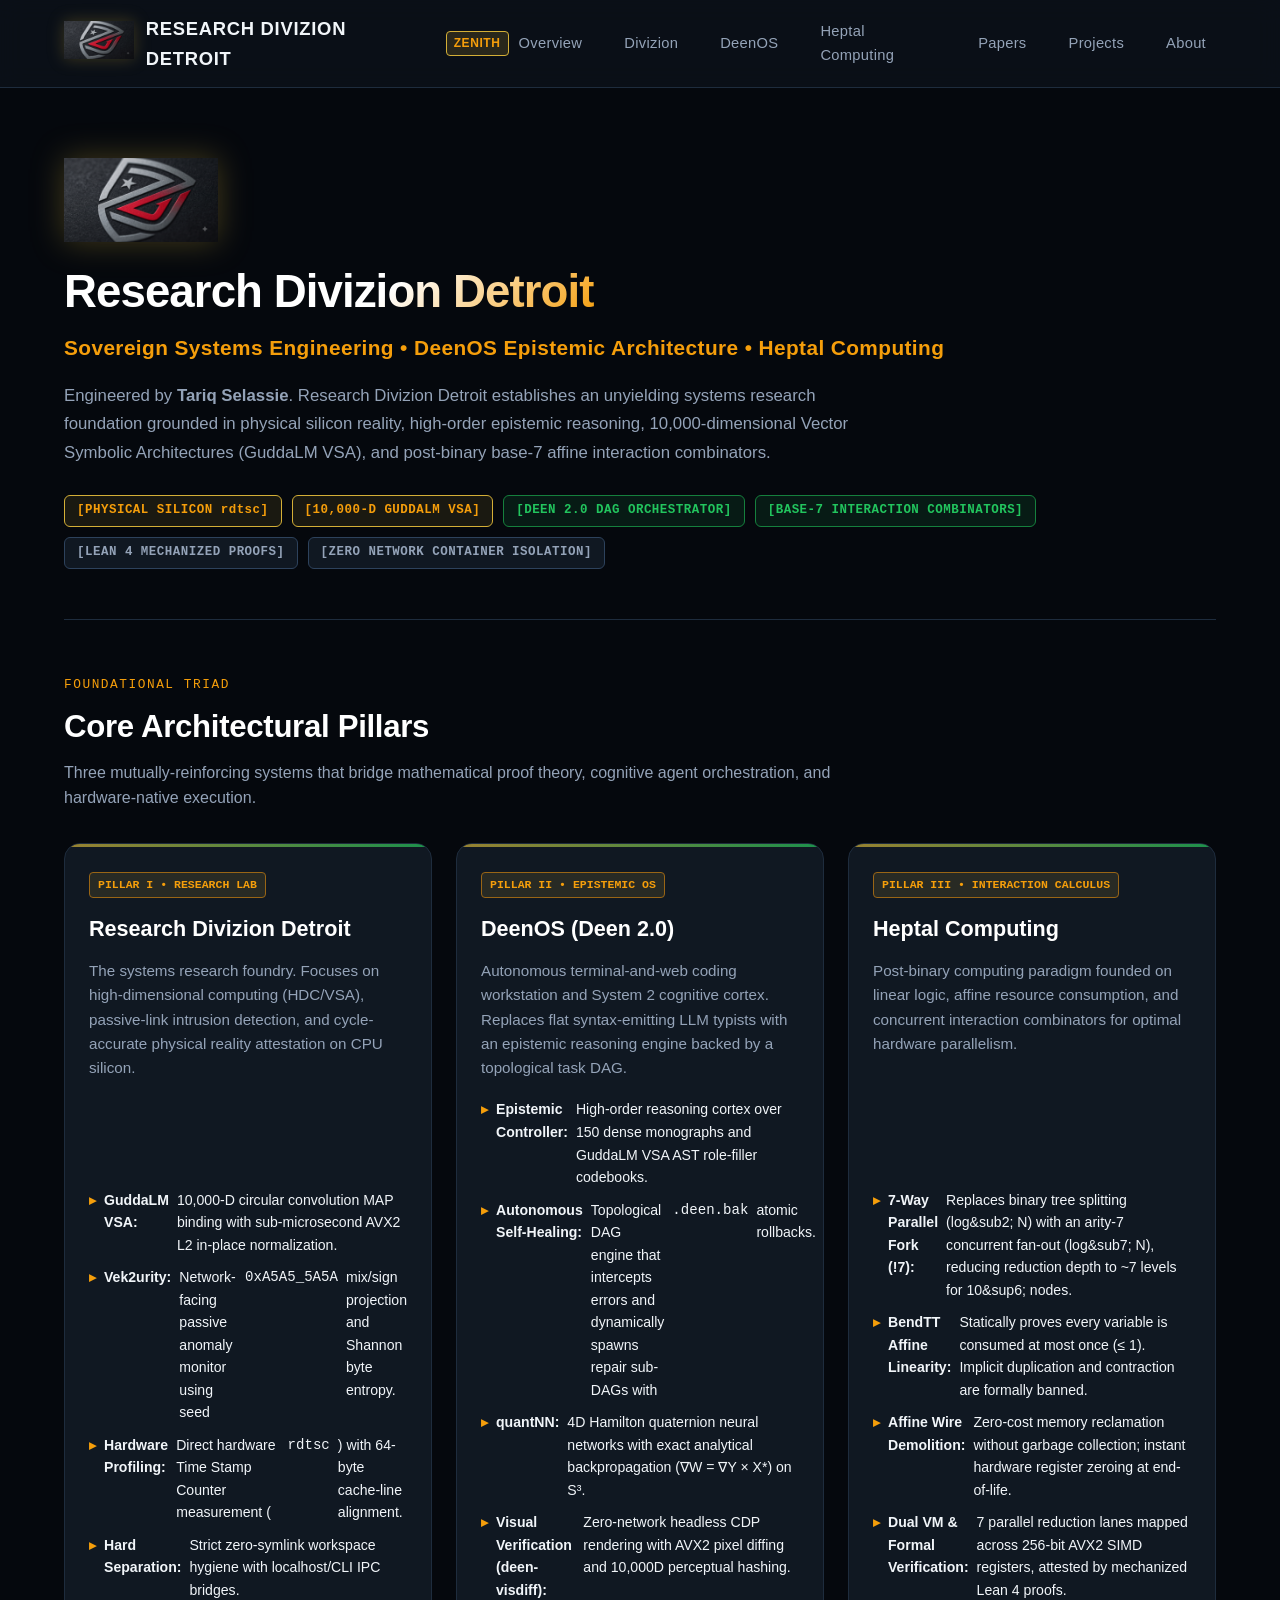
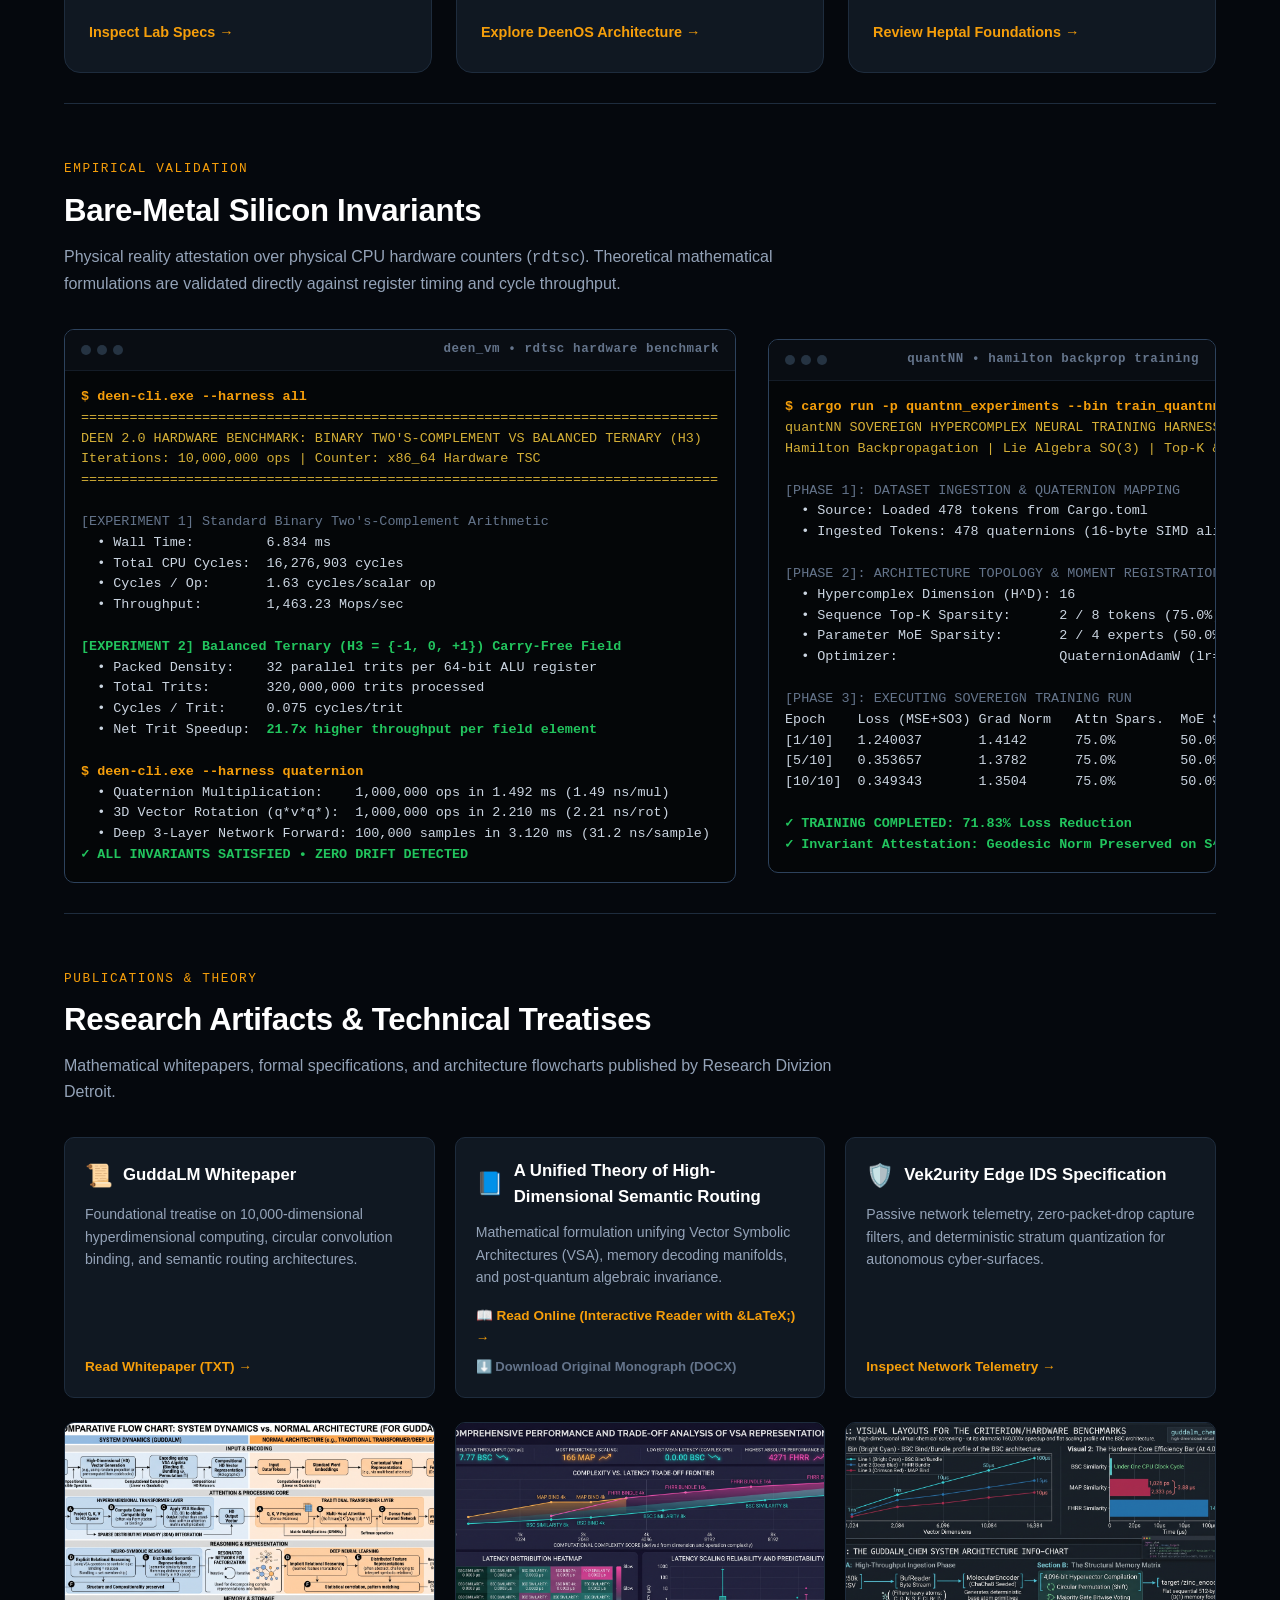
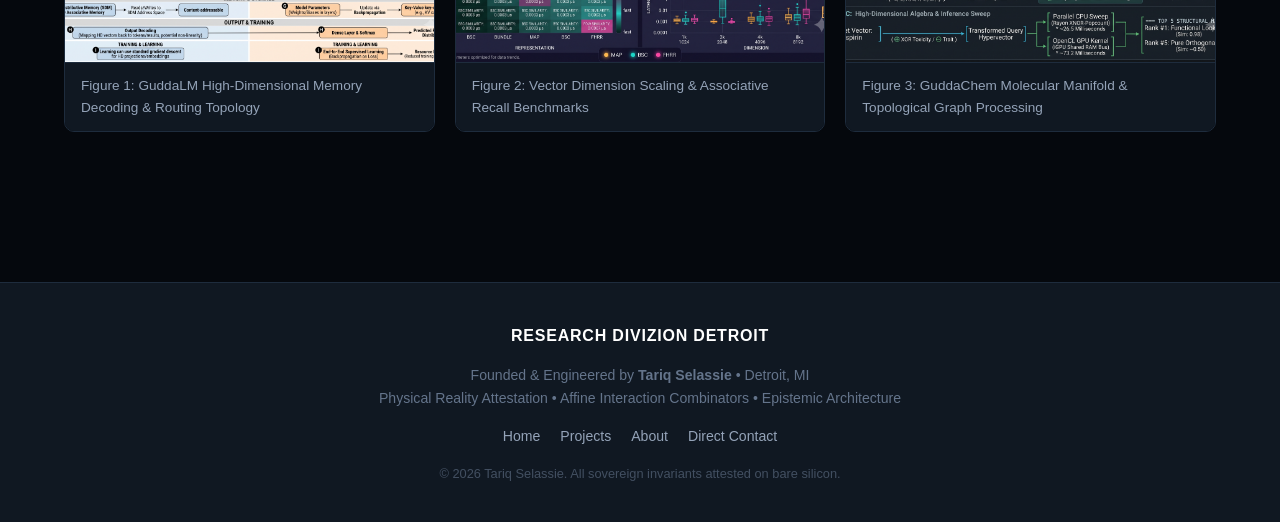
<file: index.html>
<!DOCTYPE html>
<html lang="en">
<head>
    <meta charset="UTF-8">
    <meta name="viewport" content="width=device-width, initial-scale=1.0">
    <meta name="description" content="Sovereign Systems Engineering, DeenOS Epistemic Architecture, GuddaLM VSA, and Heptal Affine Computing.">
    <title>Research Divizion Detroit</title>
    <link rel="stylesheet" href="https://tariqselassie-hub.github.io/main.css">
    <link rel="icon" type="image/png" href="https://tariqselassie-hub.github.io/zenith_logo_3.png">
</head>
<body>
    <header class="site-header">
        <div class="nav-container">
            <div class="brand-group">
                <a href="https://tariqselassie-hub.github.io">
                    <img src="https://tariqselassie-hub.github.io/zenith_logo_3.png" alt="Zenith Detroit Logo">
                </a>
                <a href="https://tariqselassie-hub.github.io" class="brand-title">Research Divizion Detroit</a>
                <span class="brand-tag">Zenith</span>
            </div>
            <nav class="main-nav">
                <a href="https://tariqselassie-hub.github.io">Overview</a>
                <a href="https://tariqselassie-hub.github.io#zenith">Divizion</a>
                <a href="https://tariqselassie-hub.github.io#deenos">DeenOS</a>
                <a href="https://tariqselassie-hub.github.io#heptal">Heptal Computing</a>
                <a href="https://tariqselassie-hub.github.io/papers">Papers</a>
                <a href="https://tariqselassie-hub.github.io/projects">Projects</a>
                <a href="https://tariqselassie-hub.github.io/about">About</a>
            </nav>
        </div>
    </header>

    <main class="main-content">
        
<!-- ========================================================================
     HERO: RESEARCH DIVIZION DETROIT
     ======================================================================== -->
<section class="hero-banner">
    <img src="https://tariqselassie-hub.github.io/zenith_logo_3.png" alt="Zenith Detroit Crest" class="hero-crest">
    <h1 class="hero-title">Research Divizion Detroit</h1>
    <p class="hero-subtitle">Sovereign Systems Engineering &bull; DeenOS Epistemic Architecture &bull; Heptal Computing</p>
    <p class="hero-thesis">
        Engineered by <strong>Tariq Selassie</strong>. Research Divizion Detroit establishes an unyielding systems research foundation 
        grounded in physical silicon reality, high-order epistemic reasoning, 10,000-dimensional Vector Symbolic Architectures (GuddaLM VSA), 
        and post-binary base-7 affine interaction combinators.
    </p>
    <div class="hero-badges">
        <span class="badge badge-gold">[PHYSICAL SILICON rdtsc]</span>
        <span class="badge badge-gold">[10,000-D GUDDALM VSA]</span>
        <span class="badge badge-emerald">[DEEN 2.0 DAG ORCHESTRATOR]</span>
        <span class="badge badge-emerald">[BASE-7 INTERACTION COMBINATORS]</span>
        <span class="badge">[LEAN 4 MECHANIZED PROOFS]</span>
        <span class="badge">[ZERO NETWORK CONTAINER ISOLATION]</span>
    </div>
</section>

<!-- ========================================================================
     THE THREE PILLARS OF SOVEREIGN COMPUTING
     ======================================================================== -->
<section class="content-section" id="pillars">
    <div class="section-header">
        <span class="section-label">Foundational Triad</span>
        <h2 class="section-heading">Core Architectural Pillars</h2>
        <p class="section-description">
            Three mutually-reinforcing systems that bridge mathematical proof theory, cognitive agent orchestration, and hardware-native execution.
        </p>
    </div>

    <div class="pillars-grid">
        <!-- Pillar I: Research Divizion Detroit -->
        <article class="pillar-card" id="zenith">
            <span class="pillar-badge">Pillar I &bull; Research Lab</span>
            <h3 class="pillar-title">Research Divizion Detroit</h3>
            <p class="pillar-summary">
                The systems research foundry. Focuses on high-dimensional computing (HDC/VSA), passive-link intrusion detection, 
                and cycle-accurate physical reality attestation on CPU silicon.
            </p>
            <ul class="pillar-specs">
                <li><strong>GuddaLM VSA:</strong> 10,000-D circular convolution MAP binding with sub-microsecond AVX2 L2 in-place normalization.</li>
                <li><strong>Vek2urity:</strong> Network-facing passive anomaly monitor using seed <code>0xA5A5_5A5A</code> mix/sign projection and Shannon byte entropy.</li>
                <li><strong>Hardware Profiling:</strong> Direct hardware Time Stamp Counter measurement (<code>rdtsc</code>) with 64-byte cache-line alignment.</li>
                <li><strong>Hard Separation:</strong> Strict zero-symlink workspace hygiene with localhost/CLI IPC bridges.</li>
            </ul>
            <a href="https://tariqselassie-hub.github.io/projects#zenith" class="pillar-action">Inspect Lab Specs &rarr;</a>
        </article>

        <!-- Pillar II: DeenOS -->
        <article class="pillar-card" id="deenos">
            <span class="pillar-badge">Pillar II &bull; Epistemic OS</span>
            <h3 class="pillar-title">DeenOS (Deen 2.0)</h3>
            <p class="pillar-summary">
                Autonomous terminal-and-web coding workstation and System 2 cognitive cortex. Replaces flat syntax-emitting LLM typists 
                with an epistemic reasoning engine backed by a topological task DAG.
            </p>
            <ul class="pillar-specs">
                <li><strong>Epistemic Controller:</strong> High-order reasoning cortex over 150 dense monographs and GuddaLM VSA AST role-filler codebooks.</li>
                <li><strong>Autonomous Self-Healing:</strong> Topological DAG engine that intercepts errors and dynamically spawns repair sub-DAGs with <code>.deen.bak</code> atomic rollbacks.</li>
                <li><strong>quantNN:</strong> 4D Hamilton quaternion neural networks with exact analytical backpropagation (&nabla;W = &nabla;Y &times; X*) on S&sup3;.</li>
                <li><strong>Visual Verification (deen-visdiff):</strong> Zero-network headless CDP rendering with AVX2 pixel diffing and 10,000D perceptual hashing.</li>
            </ul>
            <a href="https://tariqselassie-hub.github.io/projects#deenos" class="pillar-action">Explore DeenOS Architecture &rarr;</a>
        </article>

        <!-- Pillar III: Heptal Computing -->
        <article class="pillar-card" id="heptal">
            <span class="pillar-badge">Pillar III &bull; Interaction Calculus</span>
            <h3 class="pillar-title">Heptal Computing</h3>
            <p class="pillar-summary">
                Post-binary computing paradigm founded on linear logic, affine resource consumption, and concurrent interaction combinators 
                for optimal hardware parallelism.
            </p>
            <ul class="pillar-specs">
                <li><strong>7-Way Parallel Fork (!7):</strong> Replaces binary tree splitting (log&sub2; N) with an arity-7 concurrent fan-out (log&sub7; N), reducing reduction depth to ~7 levels for 10&sup6; nodes.</li>
                <li><strong>BendTT Affine Linearity:</strong> Statically proves every variable is consumed at most once (&le; 1). Implicit duplication and contraction are formally banned.</li>
                <li><strong>Affine Wire Demolition:</strong> Zero-cost memory reclamation without garbage collection; instant hardware register zeroing at end-of-life.</li>
                <li><strong>Dual VM &amp; Formal Verification:</strong> 7 parallel reduction lanes mapped across 256-bit AVX2 SIMD registers, attested by mechanized Lean 4 proofs.</li>
            </ul>
            <a href="https://tariqselassie-hub.github.io/projects#heptal" class="pillar-action">Review Heptal Foundations &rarr;</a>
        </article>
    </div>
</section>

<!-- ========================================================================
     HARDWARE TELEMETRY & TERMINAL BENCHMARKS
     ======================================================================== -->
<section class="content-section" id="telemetry">
    <div class="section-header">
        <span class="section-label">Empirical Validation</span>
        <h2 class="section-heading">Bare-Metal Silicon Invariants</h2>
        <p class="section-description">
            Physical reality attestation over physical CPU hardware counters (<code>rdtsc</code>). Theoretical mathematical formulations 
            are validated directly against register timing and cycle throughput.
        </p>
    </div>

    <div class="deep-dive-grid">
        <div class="terminal-block">
            <div class="terminal-header">
                <div class="terminal-dots">
                    <span class="dot"></span>
                    <span class="dot"></span>
                    <span class="dot"></span>
                </div>
                <div class="terminal-title">deen_vm &bull; rdtsc hardware benchmark</div>
            </div>
            <pre class="terminal-body"><span class="terminal-prompt">$ deen-cli.exe --harness all</span>
<span class="terminal-gold">===============================================================================
DEEN 2.0 HARDWARE BENCHMARK: BINARY TWO'S-COMPLEMENT VS BALANCED TERNARY (H3)
Iterations: 10,000,000 ops | Counter: x86_64 Hardware TSC
===============================================================================</span>

<span class="terminal-dim">[EXPERIMENT 1] Standard Binary Two's-Complement Arithmetic</span>
  &bull; Wall Time:         6.834 ms
  &bull; Total CPU Cycles:  16,276,903 cycles
  &bull; Cycles / Op:       1.63 cycles/scalar op
  &bull; Throughput:        1,463.23 Mops/sec

<span class="terminal-green">[EXPERIMENT 2] Balanced Ternary (H3 = {-1, 0, +1}) Carry-Free Field</span>
  &bull; Packed Density:    32 parallel trits per 64-bit ALU register
  &bull; Total Trits:       320,000,000 trits processed
  &bull; Cycles / Trit:     0.075 cycles/trit
  &bull; Net Trit Speedup:  <span class="terminal-green">21.7x higher throughput per field element</span>

<span class="terminal-prompt">$ deen-cli.exe --harness quaternion</span>
  &bull; Quaternion Multiplication:    1,000,000 ops in 1.492 ms (1.49 ns/mul)
  &bull; 3D Vector Rotation (q*v*q*):  1,000,000 ops in 2.210 ms (2.21 ns/rot)
  &bull; Deep 3-Layer Network Forward: 100,000 samples in 3.120 ms (31.2 ns/sample)
<span class="terminal-green">&check; ALL INVARIANTS SATISFIED &bull; ZERO DRIFT DETECTED</span></pre>
        </div>

        <div class="terminal-block">
            <div class="terminal-header">
                <div class="terminal-dots">
                    <span class="dot"></span>
                    <span class="dot"></span>
                    <span class="dot"></span>
                </div>
                <div class="terminal-title">quantNN &bull; hamilton backprop training</div>
            </div>
            <pre class="terminal-body"><span class="terminal-prompt">$ cargo run -p quantnn_experiments --bin train_quantnn</span>
<span class="terminal-gold">quantNN SOVEREIGN HYPERCOMPLEX NEURAL TRAINING HARNESS
Hamilton Backpropagation | Lie Algebra SO(3) | Top-K &amp; MoE Sparsity</span>

<span class="terminal-dim">[PHASE 1]: DATASET INGESTION &amp; QUATERNION MAPPING</span>
  &bull; Source: Loaded 478 tokens from Cargo.toml
  &bull; Ingested Tokens: 478 quaternions (16-byte SIMD aligned)

<span class="terminal-dim">[PHASE 2]: ARCHITECTURE TOPOLOGY &amp; MOMENT REGISTRATION</span>
  &bull; Hypercomplex Dimension (H^D): 16
  &bull; Sequence Top-K Sparsity:      2 / 8 tokens (75.0%)
  &bull; Parameter MoE Sparsity:       2 / 4 experts (50.0%)
  &bull; Optimizer:                    QuaternionAdamW (lr=0.005)

<span class="terminal-dim">[PHASE 3]: EXECUTING SOVEREIGN TRAINING RUN</span>
Epoch    Loss (MSE+SO3) Grad Norm   Attn Spars.  MoE Spars.
[1/10]   1.240037       1.4142      75.0%        50.0%
[5/10]   0.353657       1.3782      75.0%        50.0%
[10/10]  0.349343       1.3504      75.0%        50.0%

<span class="terminal-green">&check; TRAINING COMPLETED: 71.83% Loss Reduction</span>
<span class="terminal-green">&check; Invariant Attestation: Geodesic Norm Preserved on S^3</span></pre>
        </div>
    </div>
</section>

<!-- ========================================================================
     RESEARCH ARTIFACTS & WHITEPAPERS
     ======================================================================== -->
<section class="content-section" id="artifacts">
    <div class="section-header">
        <span class="section-label">Publications &amp; Theory</span>
        <h2 class="section-heading">Research Artifacts &amp; Technical Treatises</h2>
        <p class="section-description">
            Mathematical whitepapers, formal specifications, and architecture flowcharts published by Research Divizion Detroit.
        </p>
    </div>

    <div class="artifacts-grid">
        <div class="artifact-card">
            <div class="artifact-header">
                <span class="artifact-icon">📜</span>
                <h3 class="artifact-title">GuddaLM Whitepaper</h3>
            </div>
            <p class="artifact-desc">
                Foundational treatise on 10,000-dimensional hyperdimensional computing, circular convolution binding, and semantic routing architectures.
            </p>
            <a href="https://tariqselassie-hub.github.io/GuddaLM_Whitepaper.txt" class="artifact-link">Read Whitepaper (TXT) &rarr;</a>
        </div>

        <div class="artifact-card">
            <div class="artifact-header">
                <span class="artifact-icon">📘</span>
                <h3 class="artifact-title">A Unified Theory of High-Dimensional Semantic Routing</h3>
            </div>
            <p class="artifact-desc">
                Mathematical formulation unifying Vector Symbolic Architectures (VSA), memory decoding manifolds, and post-quantum algebraic invariance.
            </p>
            <div style="display: flex; flex-direction: column; gap: 8px;">
                <a href="https://tariqselassie-hub.github.io/papers/unified-theory" class="artifact-link" style="color: var(--gold-bright); font-weight: 700;">
                    📖 Read Online (Interactive Reader with &LaTeX;) &rarr;
                </a>
                <a href="https://tariqselassie-hub.github.io/A Unified Theory of High-Dimensional Semantic Routing and Memory Decoding.docx" class="artifact-link" style="color: var(--text-dim); font-size: 0.82rem;">
                    ⬇️ Download Original Monograph (DOCX)
                </a>
            </div>
        </div>

        <div class="artifact-card">
            <div class="artifact-header">
                <span class="artifact-icon">🛡️</span>
                <h3 class="artifact-title">Vek2urity Edge IDS Specification</h3>
            </div>
            <p class="artifact-desc">
                Passive network telemetry, zero-packet-drop capture filters, and deterministic stratum quantization for autonomous cyber-surfaces.
            </p>
            <a href="https://tariqselassie-hub.github.io/Edge_IDS.png" class="artifact-link">Inspect Network Telemetry &rarr;</a>
        </div>
    </div>

    <div class="media-gallery">
        <div class="media-card">
            <img src="https://tariqselassie-hub.github.io/GuddaLMFlowChart.png" alt="GuddaLM Architecture Flowchart">
            <div class="media-caption">Figure 1: GuddaLM High-Dimensional Memory Decoding &amp; Routing Topology</div>
        </div>
        <div class="media-card">
            <img src="https://tariqselassie-hub.github.io/Advanced_Charts_GuddaLM2.png" alt="GuddaLM Advanced Benchmarks">
            <div class="media-caption">Figure 2: Vector Dimension Scaling &amp; Associative Recall Benchmarks</div>
        </div>
        <div class="media-card">
            <img src="https://tariqselassie-hub.github.io/GuddaChemFlowChart.png" alt="GuddaChem Molecular Flowchart">
            <div class="media-caption">Figure 3: GuddaChem Molecular Manifold &amp; Topological Graph Processing</div>
        </div>
    </div>
</section>

    </main>

    <footer class="site-footer">
        <div class="footer-container">
            <div class="footer-brand">Research Divizion Detroit</div>
            <p class="footer-details">
                Founded &amp; Engineered by <strong>Tariq Selassie</strong> &bull; Detroit, MI<br>
                Physical Reality Attestation &bull; Affine Interaction Combinators &bull; Epistemic Architecture
            </p>
            <div class="footer-nav">
                <a href="https://tariqselassie-hub.github.io">Home</a>
                <a href="https://tariqselassie-hub.github.io/projects">Projects</a>
                <a href="https://tariqselassie-hub.github.io/about">About</a>
                <a href="mailto:tariqselassie-hub@users.noreply.github.com">Direct Contact</a>
            </div>
            <p class="footer-details" style="font-size: 0.8rem; opacity: 0.6;">
                &copy; 2026 Tariq Selassie. All sovereign invariants attested on bare silicon.
            </p>
        </div>
    </footer>
</body>
</html>
</file>
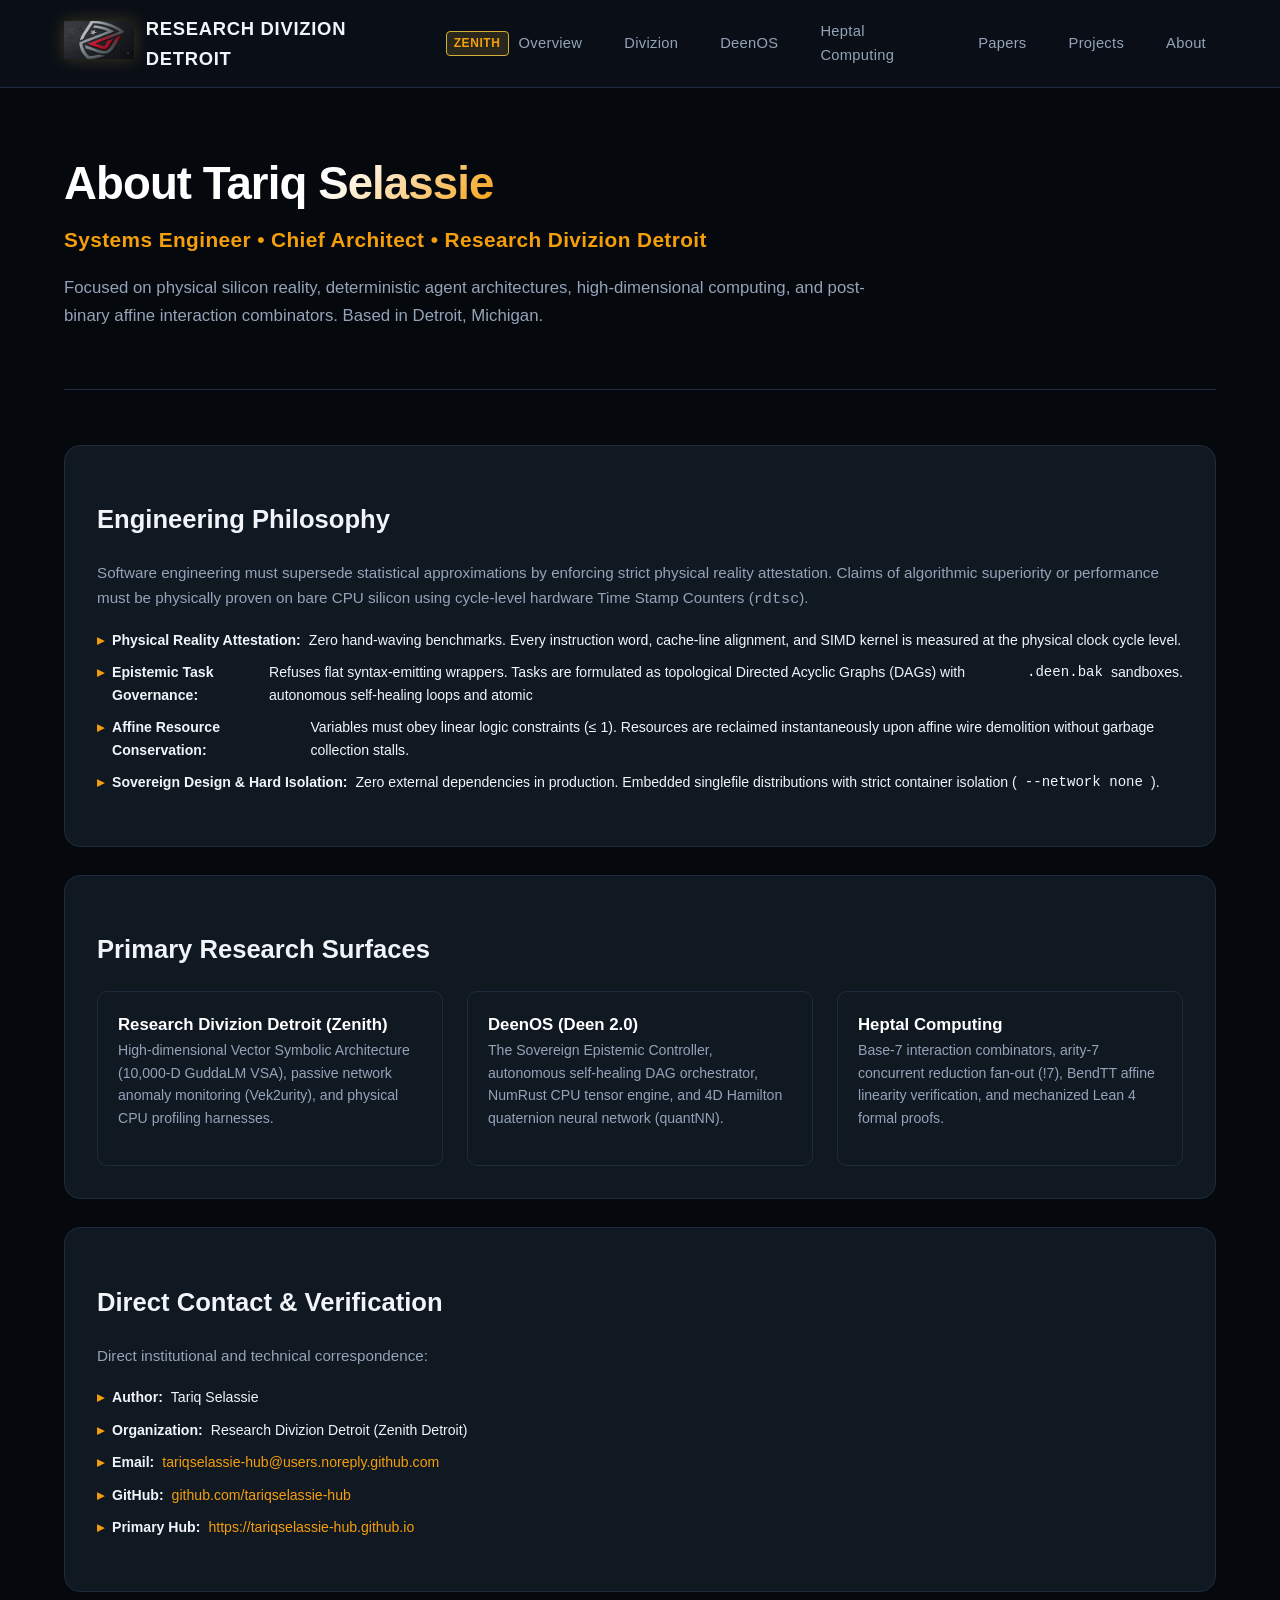
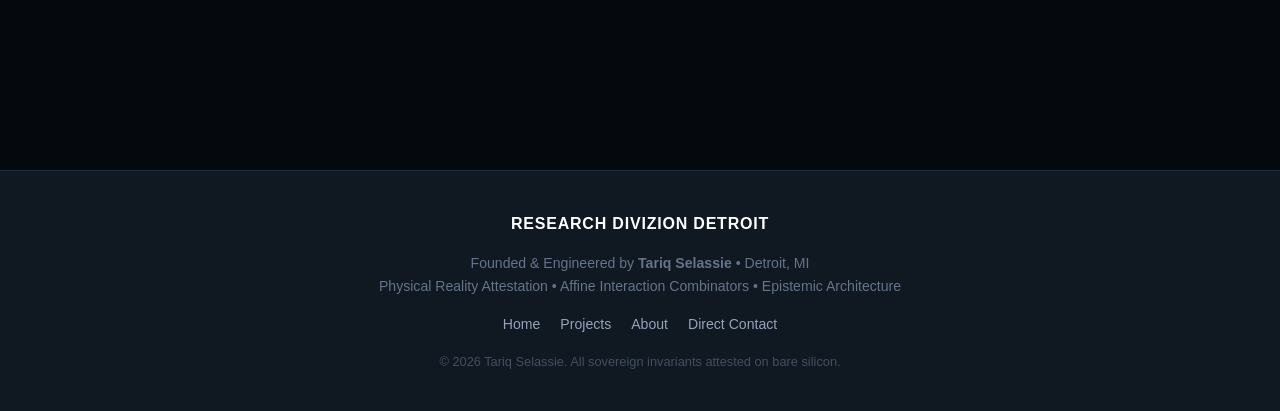
<file: about/index.html>
<!DOCTYPE html>
<html lang="en">
<head>
    <meta charset="UTF-8">
    <meta name="viewport" content="width=device-width, initial-scale=1.0">
    <meta name="description" content="Sovereign Systems Engineering, DeenOS Epistemic Architecture, GuddaLM VSA, and Heptal Affine Computing.">
    <title>Research Divizion Detroit</title>
    <link rel="stylesheet" href="https://tariqselassie-hub.github.io/main.css">
    <link rel="icon" type="image/png" href="https://tariqselassie-hub.github.io/zenith_logo_3.png">
</head>
<body>
    <header class="site-header">
        <div class="nav-container">
            <div class="brand-group">
                <a href="https://tariqselassie-hub.github.io">
                    <img src="https://tariqselassie-hub.github.io/zenith_logo_3.png" alt="Zenith Detroit Logo">
                </a>
                <a href="https://tariqselassie-hub.github.io" class="brand-title">Research Divizion Detroit</a>
                <span class="brand-tag">Zenith</span>
            </div>
            <nav class="main-nav">
                <a href="https://tariqselassie-hub.github.io">Overview</a>
                <a href="https://tariqselassie-hub.github.io#zenith">Divizion</a>
                <a href="https://tariqselassie-hub.github.io#deenos">DeenOS</a>
                <a href="https://tariqselassie-hub.github.io#heptal">Heptal Computing</a>
                <a href="https://tariqselassie-hub.github.io/papers">Papers</a>
                <a href="https://tariqselassie-hub.github.io/projects">Projects</a>
                <a href="https://tariqselassie-hub.github.io/about">About</a>
            </nav>
        </div>
    </header>

    <main class="main-content">
        
<section class="hero-banner" style="padding-bottom: 30px;">
    <h1 class="hero-title">About Tariq Selassie</h1>
    <p class="hero-subtitle">Systems Engineer &bull; Chief Architect &bull; Research Divizion Detroit</p>
    <p class="hero-thesis">
        Focused on physical silicon reality, deterministic agent architectures, high-dimensional computing, 
        and post-binary affine interaction combinators. Based in Detroit, Michigan.
    </p>
</section>

<section class="content-section">
    <div class="deep-dive">
        <h2 class="pillar-title" style="font-size: 1.6rem;">Engineering Philosophy</h2>
        <p class="pillar-summary">
            Software engineering must supersede statistical approximations by enforcing strict physical reality attestation. 
            Claims of algorithmic superiority or performance must be physically proven on bare CPU silicon using cycle-level hardware 
            Time Stamp Counters (<code>rdtsc</code>).
        </p>

        <ul class="pillar-specs">
            <li>
                <strong>Physical Reality Attestation:</strong>
                Zero hand-waving benchmarks. Every instruction word, cache-line alignment, and SIMD kernel is measured at the physical clock cycle level.
            </li>
            <li>
                <strong>Epistemic Task Governance:</strong>
                Refuses flat syntax-emitting wrappers. Tasks are formulated as topological Directed Acyclic Graphs (DAGs) with autonomous self-healing loops and atomic <code>.deen.bak</code> sandboxes.
            </li>
            <li>
                <strong>Affine Resource Conservation:</strong>
                Variables must obey linear logic constraints (&le; 1). Resources are reclaimed instantaneously upon affine wire demolition without garbage collection stalls.
            </li>
            <li>
                <strong>Sovereign Design &amp; Hard Isolation:</strong>
                Zero external dependencies in production. Embedded singlefile distributions with strict container isolation (<code>--network none</code>).
            </li>
        </ul>
    </div>

    <div class="deep-dive">
        <h2 class="pillar-title" style="font-size: 1.6rem;">Primary Research Surfaces</h2>
        <div class="pillars-grid" style="margin-top: 20px;">
            <div class="artifact-card">
                <h3 class="artifact-title">Research Divizion Detroit (Zenith)</h3>
                <p class="artifact-desc">
                    High-dimensional Vector Symbolic Architecture (10,000-D GuddaLM VSA), passive network anomaly monitoring (Vek2urity), 
                    and physical CPU profiling harnesses.
                </p>
            </div>
            <div class="artifact-card">
                <h3 class="artifact-title">DeenOS (Deen 2.0)</h3>
                <p class="artifact-desc">
                    The Sovereign Epistemic Controller, autonomous self-healing DAG orchestrator, NumRust CPU tensor engine, 
                    and 4D Hamilton quaternion neural network (quantNN).
                </p>
            </div>
            <div class="artifact-card">
                <h3 class="artifact-title">Heptal Computing</h3>
                <p class="artifact-desc">
                    Base-7 interaction combinators, arity-7 concurrent reduction fan-out (!7), BendTT affine linearity verification, 
                    and mechanized Lean 4 formal proofs.
                </p>
            </div>
        </div>
    </div>

    <div class="deep-dive">
        <h2 class="pillar-title" style="font-size: 1.6rem;">Direct Contact &amp; Verification</h2>
        <p class="pillar-summary">
            Direct institutional and technical correspondence:
        </p>
        <ul class="pillar-specs">
            <li><strong>Author:</strong> Tariq Selassie</li>
            <li><strong>Organization:</strong> Research Divizion Detroit (Zenith Detroit)</li>
            <li><strong>Email:</strong> <a href="mailto:tariqselassie-hub@users.noreply.github.com">tariqselassie-hub@users.noreply.github.com</a></li>
            <li><strong>GitHub:</strong> <a href="https://github.com/tariqselassie-hub" target="_blank" rel="noopener">github.com/tariqselassie-hub</a></li>
            <li><strong>Primary Hub:</strong> <a href="https:&#x2F;&#x2F;tariqselassie-hub.github.io">https:&#x2F;&#x2F;tariqselassie-hub.github.io</a></li>
        </ul>
    </div>
</section>

    </main>

    <footer class="site-footer">
        <div class="footer-container">
            <div class="footer-brand">Research Divizion Detroit</div>
            <p class="footer-details">
                Founded &amp; Engineered by <strong>Tariq Selassie</strong> &bull; Detroit, MI<br>
                Physical Reality Attestation &bull; Affine Interaction Combinators &bull; Epistemic Architecture
            </p>
            <div class="footer-nav">
                <a href="https://tariqselassie-hub.github.io">Home</a>
                <a href="https://tariqselassie-hub.github.io/projects">Projects</a>
                <a href="https://tariqselassie-hub.github.io/about">About</a>
                <a href="mailto:tariqselassie-hub@users.noreply.github.com">Direct Contact</a>
            </div>
            <p class="footer-details" style="font-size: 0.8rem; opacity: 0.6;">
                &copy; 2026 Tariq Selassie. All sovereign invariants attested on bare silicon.
            </p>
        </div>
    </footer>
</body>
</html>
</file>
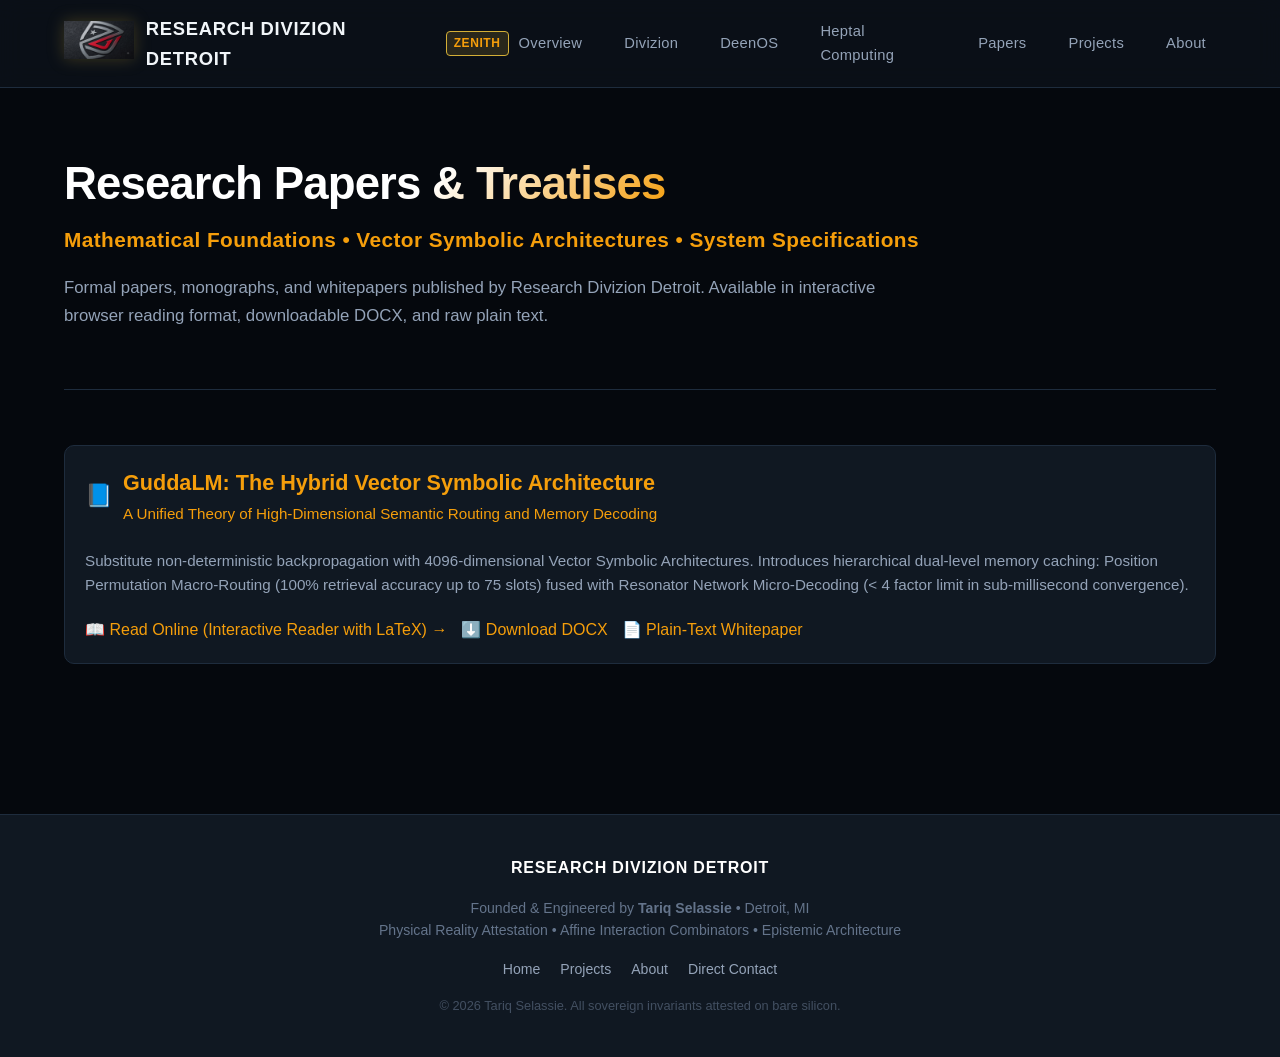
<file: papers/index.html>
<!DOCTYPE html>
<html lang="en">
<head>
    <meta charset="UTF-8">
    <meta name="viewport" content="width=device-width, initial-scale=1.0">
    <meta name="description" content="Sovereign Systems Engineering, DeenOS Epistemic Architecture, GuddaLM VSA, and Heptal Affine Computing.">
    <title>Research Divizion Detroit</title>
    <link rel="stylesheet" href="https://tariqselassie-hub.github.io/main.css">
    <link rel="icon" type="image/png" href="https://tariqselassie-hub.github.io/zenith_logo_3.png">
</head>
<body>
    <header class="site-header">
        <div class="nav-container">
            <div class="brand-group">
                <a href="https://tariqselassie-hub.github.io">
                    <img src="https://tariqselassie-hub.github.io/zenith_logo_3.png" alt="Zenith Detroit Logo">
                </a>
                <a href="https://tariqselassie-hub.github.io" class="brand-title">Research Divizion Detroit</a>
                <span class="brand-tag">Zenith</span>
            </div>
            <nav class="main-nav">
                <a href="https://tariqselassie-hub.github.io">Overview</a>
                <a href="https://tariqselassie-hub.github.io#zenith">Divizion</a>
                <a href="https://tariqselassie-hub.github.io#deenos">DeenOS</a>
                <a href="https://tariqselassie-hub.github.io#heptal">Heptal Computing</a>
                <a href="https://tariqselassie-hub.github.io/papers">Papers</a>
                <a href="https://tariqselassie-hub.github.io/projects">Projects</a>
                <a href="https://tariqselassie-hub.github.io/about">About</a>
            </nav>
        </div>
    </header>

    <main class="main-content">
        
<section class="hero-banner" style="padding-bottom: 30px;">
    <h1 class="hero-title">Research Papers &amp; Treatises</h1>
    <p class="hero-subtitle">Mathematical Foundations &bull; Vector Symbolic Architectures &bull; System Specifications</p>
    <p class="hero-thesis">
        Formal papers, monographs, and whitepapers published by Research Divizion Detroit. 
        Available in interactive browser reading format, downloadable DOCX, and raw plain text.
    </p>
</section>

<section class="content-section">
    <div class="artifacts-grid">
        <div class="artifact-card" style="grid-column: 1 / -1;">
            <div class="artifact-header">
                <span class="artifact-icon">📘</span>
                <div>
                    <h3 class="artifact-title" style="font-size: 1.35rem;">
                        <a href="https://tariqselassie-hub.github.io/papers/unified-theory">GuddaLM: The Hybrid Vector Symbolic Architecture</a>
                    </h3>
                    <p style="color: var(--gold-bright); font-size: 0.95rem; margin: 2px 0 0;">
                        A Unified Theory of High-Dimensional Semantic Routing and Memory Decoding
                    </p>
                </div>
            </div>
            <p class="artifact-desc" style="font-size: 0.95rem; margin: 12px 0 20px;">
                Substitute non-deterministic backpropagation with 4096-dimensional Vector Symbolic Architectures. 
                Introduces hierarchical dual-level memory caching: Position Permutation Macro-Routing (100% retrieval accuracy up to 75 slots) 
                fused with Resonator Network Micro-Decoding (&lt; 4 factor limit in sub-millisecond convergence).
            </p>
            <div style="display: flex; gap: 14px; flex-wrap: wrap;">
                <a href="https://tariqselassie-hub.github.io/papers/unified-theory" class="btn-action">
                    📖 Read Online (Interactive Reader with LaTeX) &rarr;
                </a>
                <a href="https://tariqselassie-hub.github.io/A Unified Theory of High-Dimensional Semantic Routing and Memory Decoding.docx" class="btn-action">
                    ⬇️ Download DOCX
                </a>
                <a href="https://tariqselassie-hub.github.io/GuddaLM_Whitepaper.txt" class="btn-action">
                    📄 Plain-Text Whitepaper
                </a>
            </div>
        </div>
    </div>
</section>

    </main>

    <footer class="site-footer">
        <div class="footer-container">
            <div class="footer-brand">Research Divizion Detroit</div>
            <p class="footer-details">
                Founded &amp; Engineered by <strong>Tariq Selassie</strong> &bull; Detroit, MI<br>
                Physical Reality Attestation &bull; Affine Interaction Combinators &bull; Epistemic Architecture
            </p>
            <div class="footer-nav">
                <a href="https://tariqselassie-hub.github.io">Home</a>
                <a href="https://tariqselassie-hub.github.io/projects">Projects</a>
                <a href="https://tariqselassie-hub.github.io/about">About</a>
                <a href="mailto:tariqselassie-hub@users.noreply.github.com">Direct Contact</a>
            </div>
            <p class="footer-details" style="font-size: 0.8rem; opacity: 0.6;">
                &copy; 2026 Tariq Selassie. All sovereign invariants attested on bare silicon.
            </p>
        </div>
    </footer>
</body>
</html>
</file>
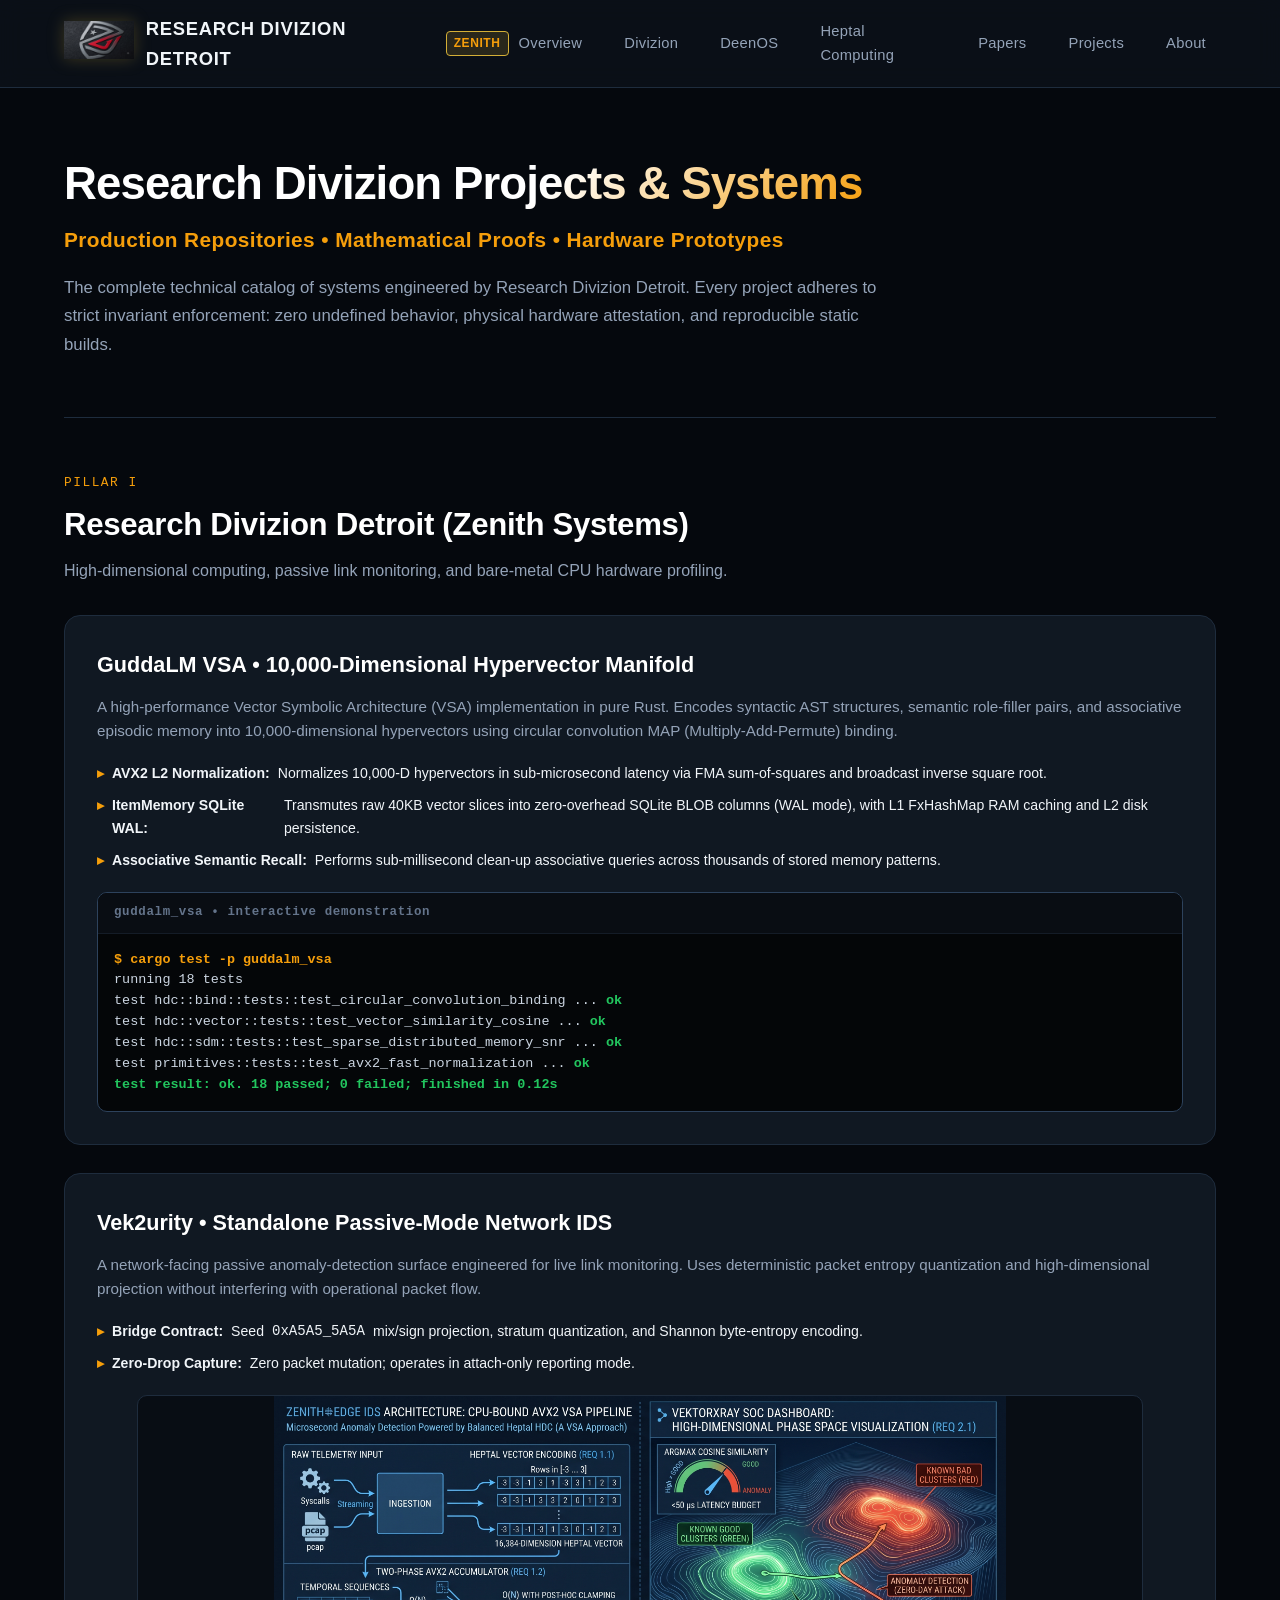
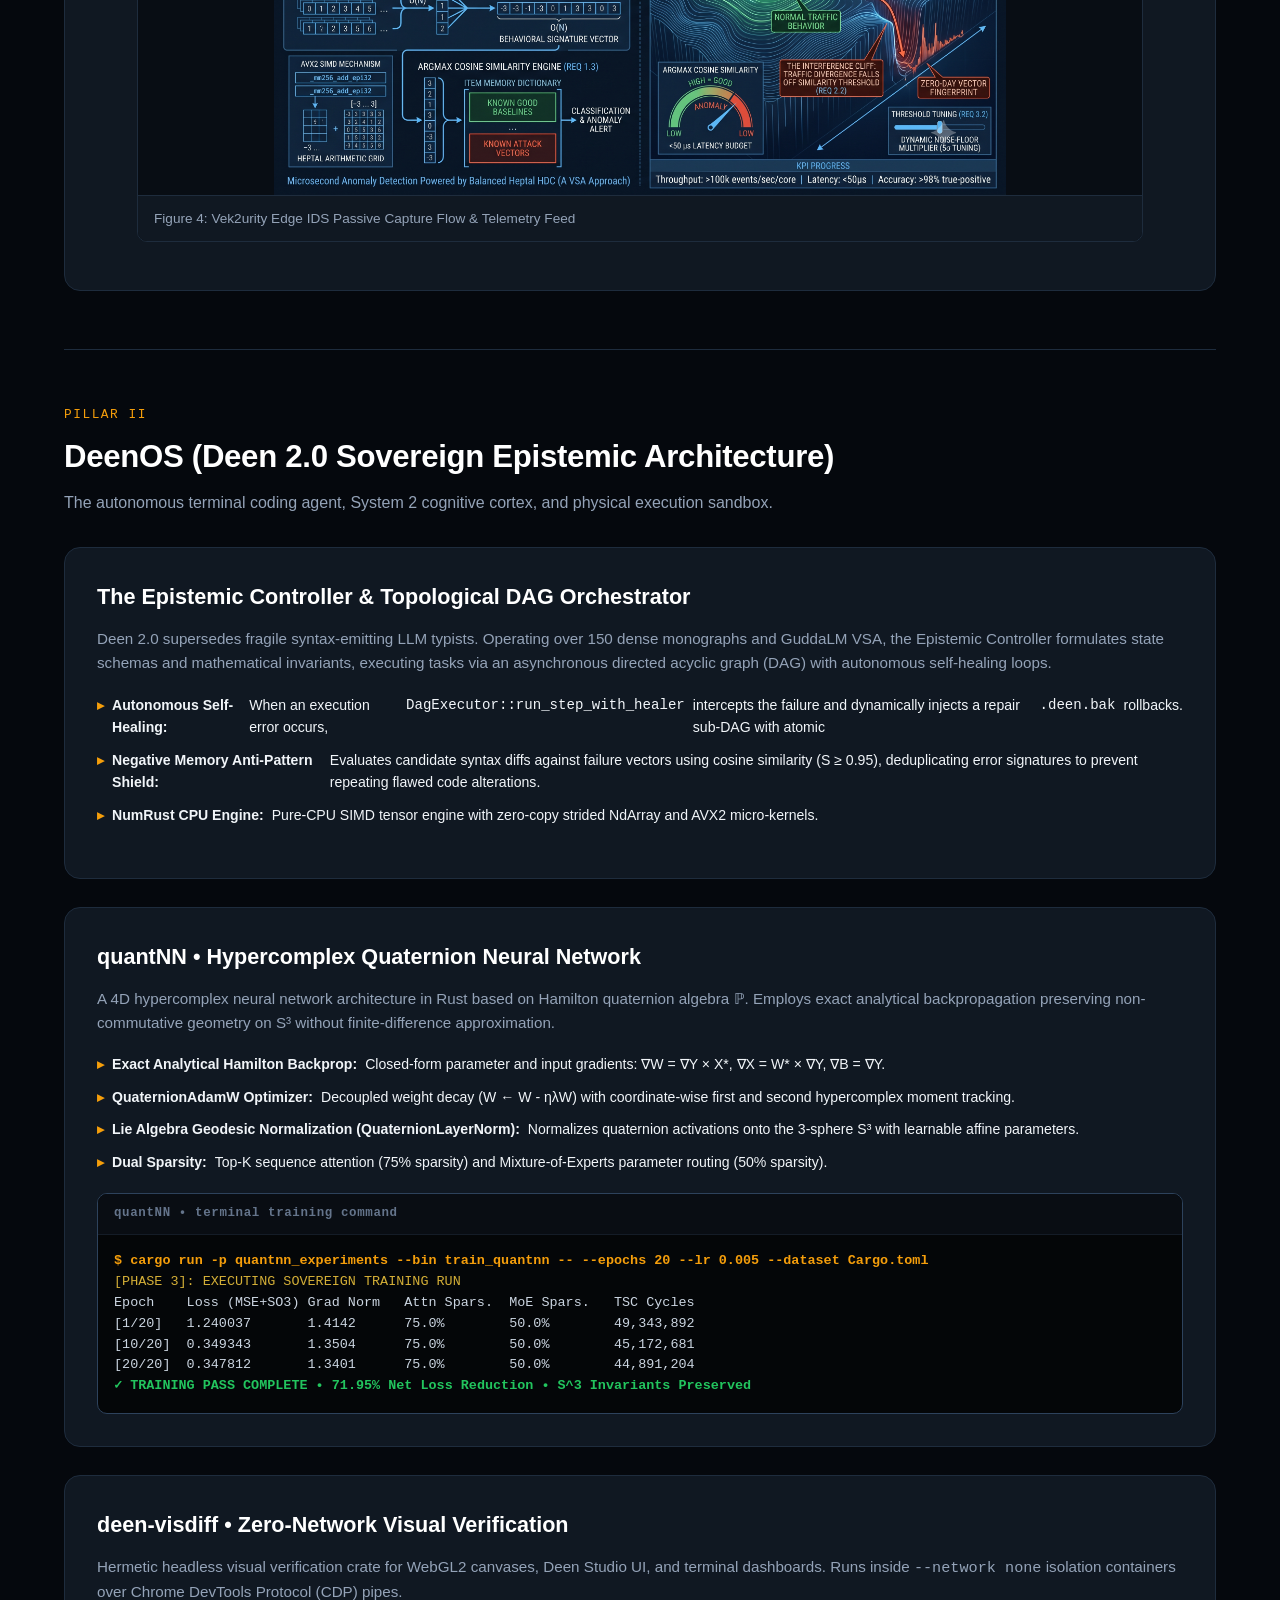
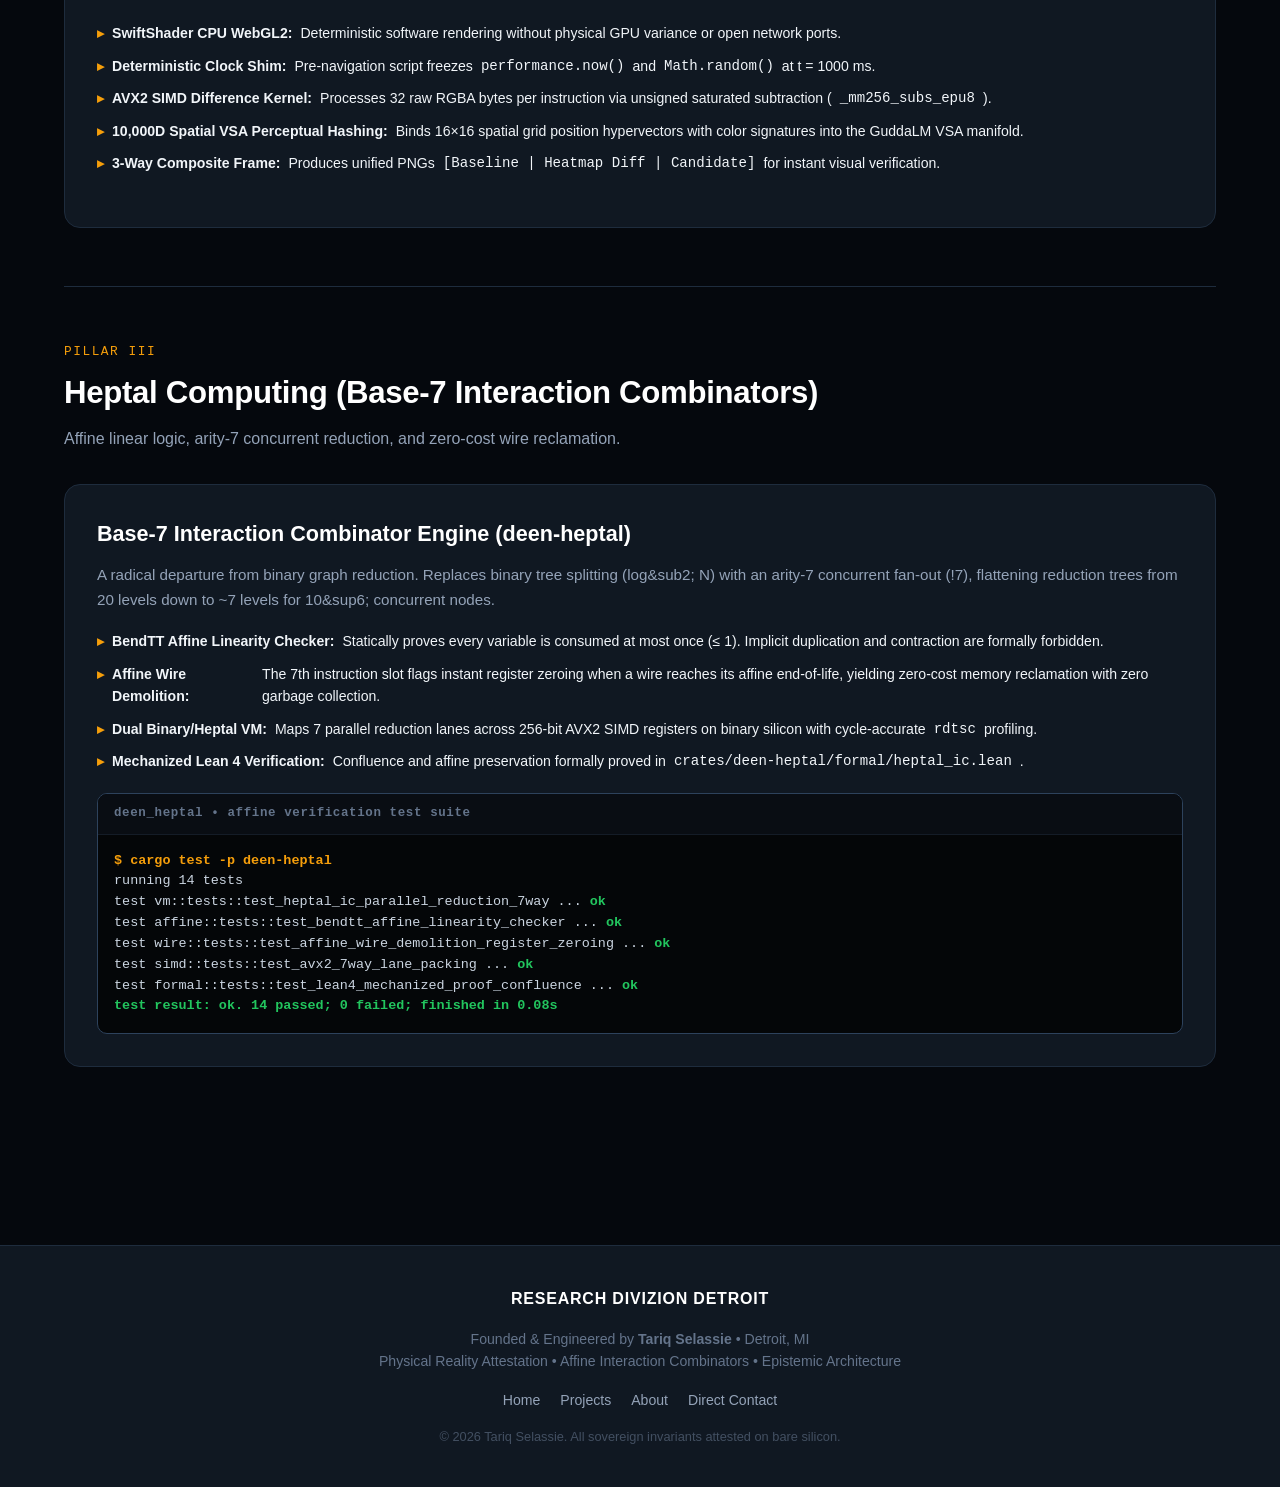
<file: projects/index.html>
<!DOCTYPE html>
<html lang="en">
<head>
    <meta charset="UTF-8">
    <meta name="viewport" content="width=device-width, initial-scale=1.0">
    <meta name="description" content="Sovereign Systems Engineering, DeenOS Epistemic Architecture, GuddaLM VSA, and Heptal Affine Computing.">
    <title>Research Divizion Detroit</title>
    <link rel="stylesheet" href="https://tariqselassie-hub.github.io/main.css">
    <link rel="icon" type="image/png" href="https://tariqselassie-hub.github.io/zenith_logo_3.png">
</head>
<body>
    <header class="site-header">
        <div class="nav-container">
            <div class="brand-group">
                <a href="https://tariqselassie-hub.github.io">
                    <img src="https://tariqselassie-hub.github.io/zenith_logo_3.png" alt="Zenith Detroit Logo">
                </a>
                <a href="https://tariqselassie-hub.github.io" class="brand-title">Research Divizion Detroit</a>
                <span class="brand-tag">Zenith</span>
            </div>
            <nav class="main-nav">
                <a href="https://tariqselassie-hub.github.io">Overview</a>
                <a href="https://tariqselassie-hub.github.io#zenith">Divizion</a>
                <a href="https://tariqselassie-hub.github.io#deenos">DeenOS</a>
                <a href="https://tariqselassie-hub.github.io#heptal">Heptal Computing</a>
                <a href="https://tariqselassie-hub.github.io/papers">Papers</a>
                <a href="https://tariqselassie-hub.github.io/projects">Projects</a>
                <a href="https://tariqselassie-hub.github.io/about">About</a>
            </nav>
        </div>
    </header>

    <main class="main-content">
        
<section class="hero-banner" style="padding-bottom: 30px;">
    <h1 class="hero-title">Research Divizion Projects &amp; Systems</h1>
    <p class="hero-subtitle">Production Repositories &bull; Mathematical Proofs &bull; Hardware Prototypes</p>
    <p class="hero-thesis">
        The complete technical catalog of systems engineered by Research Divizion Detroit. Every project adheres to 
        strict invariant enforcement: zero undefined behavior, physical hardware attestation, and reproducible static builds.
    </p>
</section>

<!-- ========================================================================
     PILLAR I: RESEARCH DIVIZION DETROIT (ZENITH)
     ======================================================================== -->
<section class="content-section" id="zenith">
    <div class="section-header">
        <span class="section-label">Pillar I</span>
        <h2 class="section-heading">Research Divizion Detroit (Zenith Systems)</h2>
        <p class="section-description">
            High-dimensional computing, passive link monitoring, and bare-metal CPU hardware profiling.
        </p>
    </div>

    <div class="deep-dive">
        <h3 class="pillar-title">GuddaLM VSA &bull; 10,000-Dimensional Hypervector Manifold</h3>
        <p class="pillar-summary">
            A high-performance Vector Symbolic Architecture (VSA) implementation in pure Rust. Encodes syntactic AST structures, 
            semantic role-filler pairs, and associative episodic memory into 10,000-dimensional hypervectors using circular convolution 
            MAP (Multiply-Add-Permute) binding.
        </p>
        <ul class="pillar-specs">
            <li><strong>AVX2 L2 Normalization:</strong> Normalizes 10,000-D hypervectors in sub-microsecond latency via FMA sum-of-squares and broadcast inverse square root.</li>
            <li><strong>ItemMemory SQLite WAL:</strong> Transmutes raw 40KB vector slices into zero-overhead SQLite BLOB columns (WAL mode), with L1 FxHashMap RAM caching and L2 disk persistence.</li>
            <li><strong>Associative Semantic Recall:</strong> Performs sub-millisecond clean-up associative queries across thousands of stored memory patterns.</li>
        </ul>
        <div class="terminal-block" style="margin-top: 16px;">
            <div class="terminal-header">
                <div class="terminal-title">guddalm_vsa &bull; interactive demonstration</div>
            </div>
            <pre class="terminal-body"><span class="terminal-prompt">$ cargo test -p guddalm_vsa</span>
running 18 tests
test hdc::bind::tests::test_circular_convolution_binding ... <span class="terminal-green">ok</span>
test hdc::vector::tests::test_vector_similarity_cosine ... <span class="terminal-green">ok</span>
test hdc::sdm::tests::test_sparse_distributed_memory_snr ... <span class="terminal-green">ok</span>
test primitives::tests::test_avx2_fast_normalization ... <span class="terminal-green">ok</span>
<span class="terminal-green">test result: ok. 18 passed; 0 failed; finished in 0.12s</span></pre>
        </div>
    </div>

    <div class="deep-dive">
        <h3 class="pillar-title">Vek2urity &bull; Standalone Passive-Mode Network IDS</h3>
        <p class="pillar-summary">
            A network-facing passive anomaly-detection surface engineered for live link monitoring. Uses deterministic 
            packet entropy quantization and high-dimensional projection without interfering with operational packet flow.
        </p>
        <ul class="pillar-specs">
            <li><strong>Bridge Contract:</strong> Seed <code>0xA5A5_5A5A</code> mix/sign projection, stratum quantization, and Shannon byte-entropy encoding.</li>
            <li><strong>Zero-Drop Capture:</strong> Zero packet mutation; operates in attach-only reporting mode.</li>
        </ul>
        <figure class="media-card" style="margin-top: 16px;">
            <img src="https://tariqselassie-hub.github.io/Edge_IDS.png" alt="Vek2urity Network Monitor" style="height: auto; max-height: 400px; object-fit: contain;">
            <div class="media-caption">Figure 4: Vek2urity Edge IDS Passive Capture Flow &amp; Telemetry Feed</div>
        </figure>
    </div>
</section>

<!-- ========================================================================
     PILLAR II: DEENOS (DEEN 2.0)
     ======================================================================== -->
<section class="content-section" id="deenos">
    <div class="section-header">
        <span class="section-label">Pillar II</span>
        <h2 class="section-heading">DeenOS (Deen 2.0 Sovereign Epistemic Architecture)</h2>
        <p class="section-description">
            The autonomous terminal coding agent, System 2 cognitive cortex, and physical execution sandbox.
        </p>
    </div>

    <div class="deep-dive">
        <h3 class="pillar-title">The Epistemic Controller &amp; Topological DAG Orchestrator</h3>
        <p class="pillar-summary">
            Deen 2.0 supersedes fragile syntax-emitting LLM typists. Operating over 150 dense monographs and GuddaLM VSA, 
            the Epistemic Controller formulates state schemas and mathematical invariants, executing tasks via an asynchronous 
            directed acyclic graph (DAG) with autonomous self-healing loops.
        </p>
        <ul class="pillar-specs">
            <li><strong>Autonomous Self-Healing:</strong> When an execution error occurs, <code>DagExecutor::run_step_with_healer</code> intercepts the failure and dynamically injects a repair sub-DAG with atomic <code>.deen.bak</code> rollbacks.</li>
            <li><strong>Negative Memory Anti-Pattern Shield:</strong> Evaluates candidate syntax diffs against failure vectors using cosine similarity (S &ge; 0.95), deduplicating error signatures to prevent repeating flawed code alterations.</li>
            <li><strong>NumRust CPU Engine:</strong> Pure-CPU SIMD tensor engine with zero-copy strided NdArray and AVX2 micro-kernels.</li>
        </ul>
    </div>

    <div class="deep-dive">
        <h3 class="pillar-title">quantNN &bull; Hypercomplex Quaternion Neural Network</h3>
        <p class="pillar-summary">
            A 4D hypercomplex neural network architecture in Rust based on Hamilton quaternion algebra &Popf;. Employs exact analytical 
            backpropagation preserving non-commutative geometry on S&sup3; without finite-difference approximation.
        </p>
        <ul class="pillar-specs">
            <li><strong>Exact Analytical Hamilton Backprop:</strong> Closed-form parameter and input gradients: &nabla;W = &nabla;Y &times; X*, &nabla;X = W* &times; &nabla;Y, &nabla;B = &nabla;Y.</li>
            <li><strong>QuaternionAdamW Optimizer:</strong> Decoupled weight decay (W &larr; W - &eta;&lambda;W) with coordinate-wise first and second hypercomplex moment tracking.</li>
            <li><strong>Lie Algebra Geodesic Normalization (QuaternionLayerNorm):</strong> Normalizes quaternion activations onto the 3-sphere S&sup3; with learnable affine parameters.</li>
            <li><strong>Dual Sparsity:</strong> Top-K sequence attention (75% sparsity) and Mixture-of-Experts parameter routing (50% sparsity).</li>
        </ul>
        <div class="terminal-block" style="margin-top: 16px;">
            <div class="terminal-header">
                <div class="terminal-title">quantNN &bull; terminal training command</div>
            </div>
            <pre class="terminal-body"><span class="terminal-prompt">$ cargo run -p quantnn_experiments --bin train_quantnn -- --epochs 20 --lr 0.005 --dataset Cargo.toml</span>
<span class="terminal-gold">[PHASE 3]: EXECUTING SOVEREIGN TRAINING RUN</span>
Epoch    Loss (MSE+SO3) Grad Norm   Attn Spars.  MoE Spars.   TSC Cycles
[1/20]   1.240037       1.4142      75.0%        50.0%        49,343,892
[10/20]  0.349343       1.3504      75.0%        50.0%        45,172,681
[20/20]  0.347812       1.3401      75.0%        50.0%        44,891,204
<span class="terminal-green">&check; TRAINING PASS COMPLETE &bull; 71.95% Net Loss Reduction &bull; S^3 Invariants Preserved</span></pre>
        </div>
    </div>

    <div class="deep-dive">
        <h3 class="pillar-title">deen-visdiff &bull; Zero-Network Visual Verification</h3>
        <p class="pillar-summary">
            Hermetic headless visual verification crate for WebGL2 canvases, Deen Studio UI, and terminal dashboards. 
            Runs inside <code>--network none</code> isolation containers over Chrome DevTools Protocol (CDP) pipes.
        </p>
        <ul class="pillar-specs">
            <li><strong>SwiftShader CPU WebGL2:</strong> Deterministic software rendering without physical GPU variance or open network ports.</li>
            <li><strong>Deterministic Clock Shim:</strong> Pre-navigation script freezes <code>performance.now()</code> and <code>Math.random()</code> at t = 1000 ms.</li>
            <li><strong>AVX2 SIMD Difference Kernel:</strong> Processes 32 raw RGBA bytes per instruction via unsigned saturated subtraction (<code>_mm256_subs_epu8</code>).</li>
            <li><strong>10,000D Spatial VSA Perceptual Hashing:</strong> Binds 16&times;16 spatial grid position hypervectors with color signatures into the GuddaLM VSA manifold.</li>
            <li><strong>3-Way Composite Frame:</strong> Produces unified PNGs <code>[Baseline | Heatmap Diff | Candidate]</code> for instant visual verification.</li>
        </ul>
    </div>
</section>

<!-- ========================================================================
     PILLAR III: HEPTAL COMPUTING
     ======================================================================== -->
<section class="content-section" id="heptal">
    <div class="section-header">
        <span class="section-label">Pillar III</span>
        <h2 class="section-heading">Heptal Computing (Base-7 Interaction Combinators)</h2>
        <p class="section-description">
            Affine linear logic, arity-7 concurrent reduction, and zero-cost wire reclamation.
        </p>
    </div>

    <div class="deep-dive">
        <h3 class="pillar-title">Base-7 Interaction Combinator Engine (deen-heptal)</h3>
        <p class="pillar-summary">
            A radical departure from binary graph reduction. Replaces binary tree splitting (log&sub2; N) with an arity-7 concurrent 
            fan-out (!7), flattening reduction trees from 20 levels down to ~7 levels for 10&sup6; concurrent nodes.
        </p>
        <ul class="pillar-specs">
            <li><strong>BendTT Affine Linearity Checker:</strong> Statically proves every variable is consumed at most once (&le; 1). Implicit duplication and contraction are formally forbidden.</li>
            <li><strong>Affine Wire Demolition:</strong> The 7th instruction slot flags instant register zeroing when a wire reaches its affine end-of-life, yielding zero-cost memory reclamation with zero garbage collection.</li>
            <li><strong>Dual Binary/Heptal VM:</strong> Maps 7 parallel reduction lanes across 256-bit AVX2 SIMD registers on binary silicon with cycle-accurate <code>rdtsc</code> profiling.</li>
            <li><strong>Mechanized Lean 4 Verification:</strong> Confluence and affine preservation formally proved in <code>crates/deen-heptal/formal/heptal_ic.lean</code>.</li>
        </ul>
        <div class="terminal-block" style="margin-top: 16px;">
            <div class="terminal-header">
                <div class="terminal-title">deen_heptal &bull; affine verification test suite</div>
            </div>
            <pre class="terminal-body"><span class="terminal-prompt">$ cargo test -p deen-heptal</span>
running 14 tests
test vm::tests::test_heptal_ic_parallel_reduction_7way ... <span class="terminal-green">ok</span>
test affine::tests::test_bendtt_affine_linearity_checker ... <span class="terminal-green">ok</span>
test wire::tests::test_affine_wire_demolition_register_zeroing ... <span class="terminal-green">ok</span>
test simd::tests::test_avx2_7way_lane_packing ... <span class="terminal-green">ok</span>
test formal::tests::test_lean4_mechanized_proof_confluence ... <span class="terminal-green">ok</span>
<span class="terminal-green">test result: ok. 14 passed; 0 failed; finished in 0.08s</span></pre>
        </div>
    </div>
</section>

    </main>

    <footer class="site-footer">
        <div class="footer-container">
            <div class="footer-brand">Research Divizion Detroit</div>
            <p class="footer-details">
                Founded &amp; Engineered by <strong>Tariq Selassie</strong> &bull; Detroit, MI<br>
                Physical Reality Attestation &bull; Affine Interaction Combinators &bull; Epistemic Architecture
            </p>
            <div class="footer-nav">
                <a href="https://tariqselassie-hub.github.io">Home</a>
                <a href="https://tariqselassie-hub.github.io/projects">Projects</a>
                <a href="https://tariqselassie-hub.github.io/about">About</a>
                <a href="mailto:tariqselassie-hub@users.noreply.github.com">Direct Contact</a>
            </div>
            <p class="footer-details" style="font-size: 0.8rem; opacity: 0.6;">
                &copy; 2026 Tariq Selassie. All sovereign invariants attested on bare silicon.
            </p>
        </div>
    </footer>
</body>
</html>
</file>
